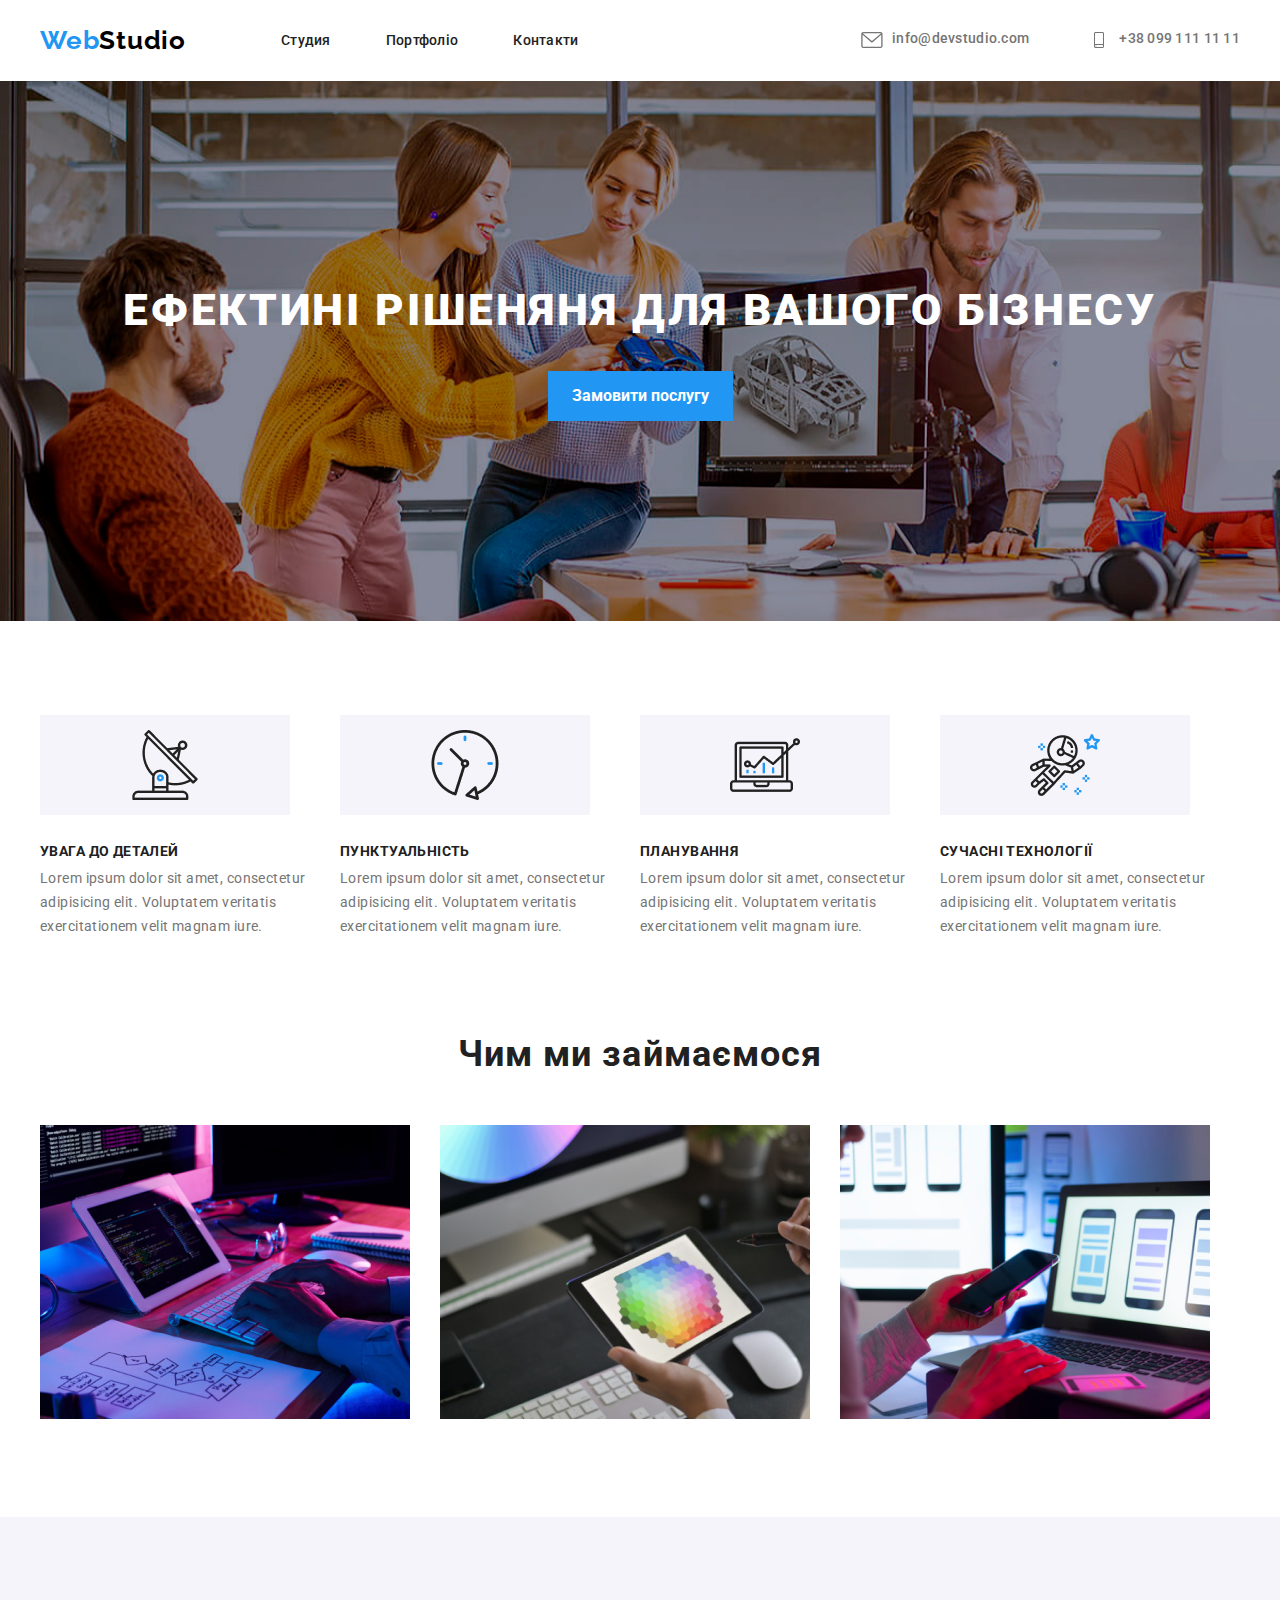
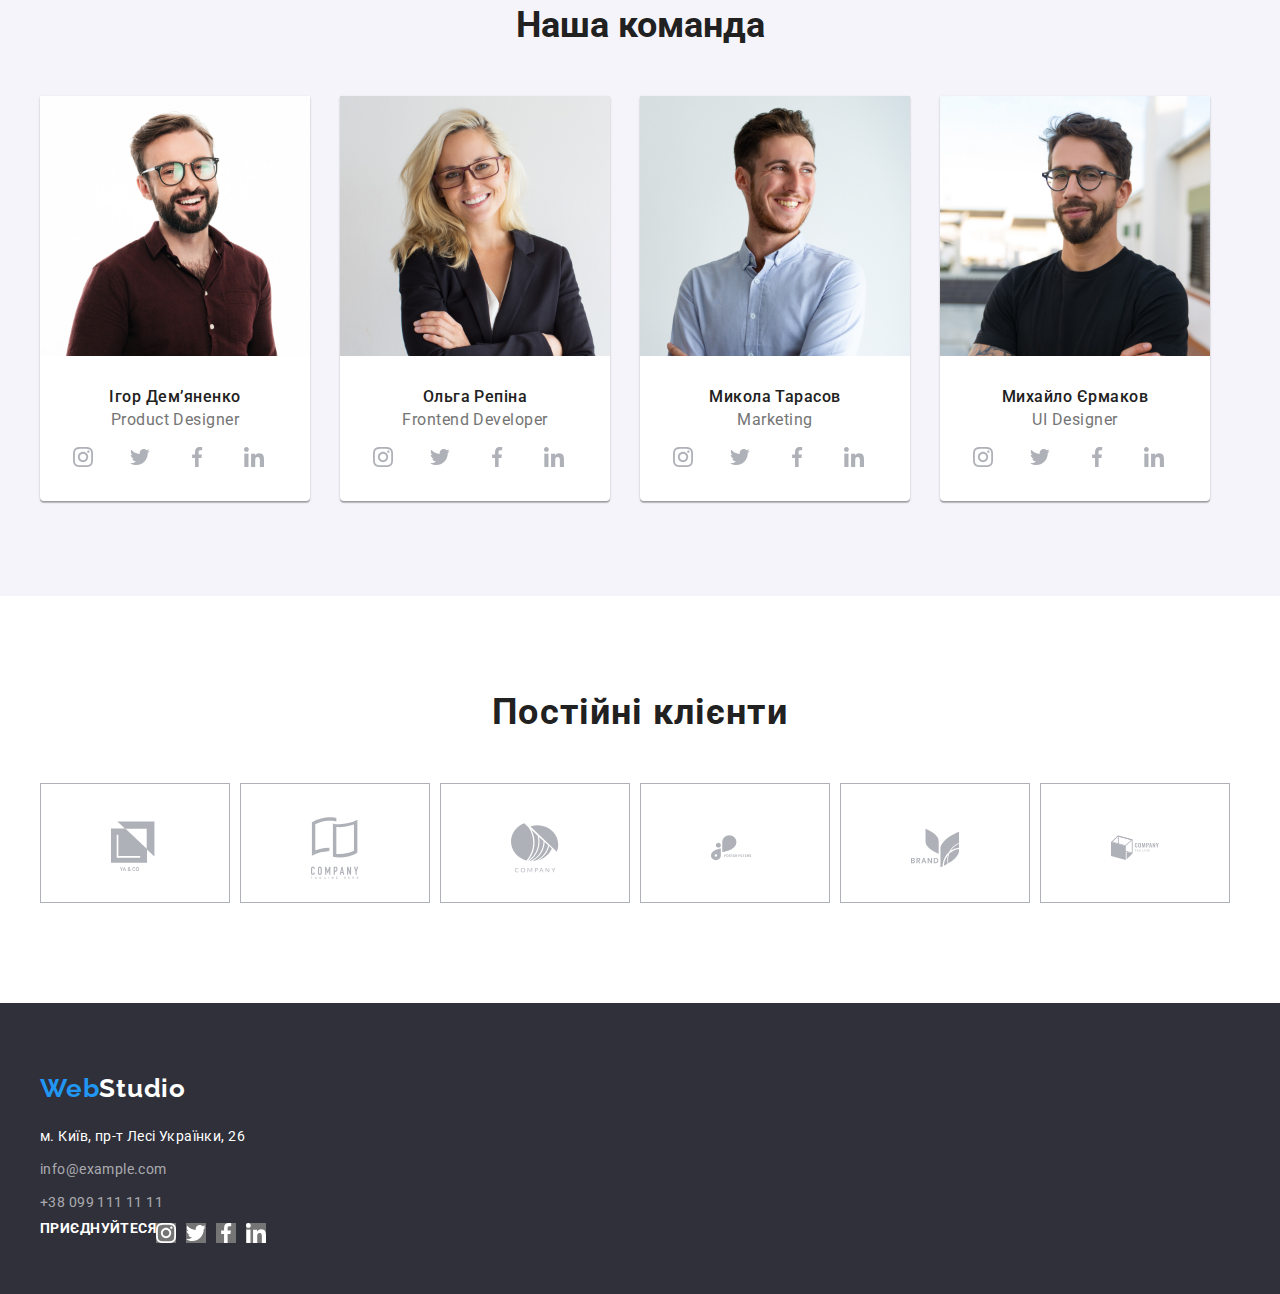
<file: index.html>
<!DOCTYPE html>
<html lang="en">
  <head>
    <meta charset="UTF-8" />
    <meta http-equiv="X-UA-Compatible" content="IE=edge" />
    <meta name="viewport" content="width=device-width, initial-scale=1.0" />
    <title>WebStudio</title>
    <link
      href="https://fonts.googleapis.com/css2?family=Raleway:wght@700&family=Roboto:wght@400;500;700;900&display=swap"
      rel="stylesheet"
    />
    <link
      rel="stylesheet"
      href="https://cdnjs.cloudflare.com/ajax/libs/modern-normalize/1.1.0/modern-normalize.min.css"
    />
    <link rel="stylesheet" href="./css/styles.css" />
  </head>

  <body>
    <header>
      <div class="container">
        <nav class="navigation">
          <a href="/" class="header-logo"
            >Web<span class="logo-color">Studio</span></a
          >
          <ul class="nav-list">
            <li class="nav-item">
              <a href="/" class="nav-page">Студия</a>
            </li>
            <li class="nav-item">
              <a href="./portfolio.html" class="nav-page">Портфоліо</a>
            </li>
            <li class="nav-item">
              <a href="/" class="nav-page">Контакти</a>
            </li>
          </ul>
        </nav>
        <ul class="contact-list">
          <li class="contact-item">
            <svg class="contact-icon">
              <use href="./imeges/symbol-defs.svg#iconenvelope-hover-1"></use>
            </svg>
            <a href="mailto:info@devstudio.com" class="contact-link"
              >info@devstudio.com</a
            >
          </li>
          <li class="contact-item">
            <svg class="contact-icon">
              <use href="./imeges/symbol-defs.svg#iconsmartphone"></use>
            </svg>
            <a href="tel:+380991111111" class="contact-link"
              >+38 099 111 11 11</a
            >
          </li>
        </ul>
      </div>
    </header>
    <main class="main">
      <!-- Секція герой -->
      <section class="hiro-section">
        <h1 class="hiro-title">ЕФЕКТИНІ РІШЕНЯНЯ ДЛЯ ВАШОГО БІЗНЕСУ</h1>
        <button type="button" class="hero-button">Замовити послугу</button>
      </section>

      <!-- Секція переваг-->
      <section class="benefits-section">
        <div class="container">
          <ul class="benefits-list">
            <li class="benefits-item">
              
              <h3 class="benefits-title">УВАГА ДО ДЕТАЛЕЙ</h3>
              <p class="benefits-text">
                Lorem ipsum dolor sit amet, consectetur adipisicing elit.
                Voluptatem veritatis exercitationem velit magnam iure.
              </p>
            </li>
            <li class="benefits-item">
              
              <h3 class="benefits-title">ПунктуальнІсть</h3>
              <p class="benefits-text">
                Lorem ipsum dolor sit amet, consectetur adipisicing elit.
                Voluptatem veritatis exercitationem velit magnam iure.
              </p>
            </li>
            <li class="benefits-item">
              
              <h3 class="benefits-title">ПЛАНУВАННЯ</h3>
              <p class="benefits-text">
                Lorem ipsum dolor sit amet, consectetur adipisicing elit.
                Voluptatem veritatis exercitationem velit magnam iure.
              </p>
            </li>
            <li class="benefits-item">
              
              <h3 class="benefits-title">СУЧАСНІ ТЕХНОЛОГІЇ</h3>
              <p class="benefits-text">
                Lorem ipsum dolor sit amet, consectetur adipisicing elit.
                Voluptatem veritatis exercitationem velit magnam iure.
              </p>
            </li>
          </ul>
        </div>
      </section>

      <!-- Секція чим ми займаємось -->

      <section class="work-section">
        <div class="container">
          <h2 class="work-title">Чим ми займаємося</h2>
          <ul class="work-list">
            <li class="work-item">
              <img src="./imeges/hen.png" alt="куб" width="370" />
            </li>
            <li class="work-item">
              <img src="./imeges/what.png" alt="ноут" width="370" />
            </li>
            <li class="work-item">
              <img src="./imeges/girl.png" alt="дівка" width="370" />
            </li>
          </ul>
        </div>
      </section>

      <!-- Секція наша команда -->
      <section class="team-section">
        <div class="container">
          <h2 class="team-title1">Наша команда</h2>
          <ul class="team-list">
            <li class="team-item">
              <img
                src="./imeges/product.jpg"
                alt="чел"
                width="270"
                class="team-image"
              />
              <h2 class="team-title">Ігор Дем’яненко</h2>
              <p class="team-text">Product Designer</p>
              <svg class="team-icon">
                <use href="./imeges/symbol-defs.svg#iconinstagram"></use>
              </svg>
              <svg class="team-icon">
                <use href="./imeges/symbol-defs.svg#iconVector-2"></use>
              </svg>
              <svg class="team-icon">
                <use href="./imeges/symbol-defs.svg#iconfacebook"></use>
              </svg>
              <svg class="team-icon">
                <use href="./imeges/symbol-defs.svg#iconlinkedin-1"></use>
              </svg>
            </li>
            <li class="team-item">
              <img
                src="./imeges/red.jpg"
                alt="даришня"
                width="270"
                class="team-image"
              />
              <h2 class="team-title">Ольга Репіна</h2>
              <p class="team-text">Frontend Developer</p>
              <svg class="team-icon">
                <use href="./imeges/symbol-defs.svg#iconinstagram"></use>
              </svg>
              <svg class="team-icon">
                <use href="./imeges/symbol-defs.svg#iconVector-2"></use>
              </svg>
              <svg class="team-icon">
                <use href="./imeges/symbol-defs.svg#iconfacebook"></use>
              </svg>
              <svg class="team-icon">
                <use href="./imeges/symbol-defs.svg#iconlinkedin-1"></use>
              </svg>
            </li>
            <li class="team-item">
              <img
                src="./imeges/boy.jpg"
                alt="дядя"
                width="270"
                class="team-image"
              />
              <h2 class="team-title">Микола Тарасов</h2>
              <p class="team-text">Marketing</p>
              <svg class="team-icon">
                <use href="./imeges/symbol-defs.svg#iconinstagram"></use>
              </svg>
              <svg class="team-icon">
                <use href="./imeges/symbol-defs.svg#iconVector-2"></use>
              </svg>
              <svg class="team-icon">
                <use href="./imeges/symbol-defs.svg#iconfacebook"></use>
              </svg>
              <svg class="team-icon">
                <use href="./imeges/symbol-defs.svg#iconlinkedin-1"></use>
              </svg>
            </li>
            <li class="team-item">
              <img
                src="./imeges/ui.jpg"
                alt="очкарик"
                width="270"
                class="team-image"
              />
              <h2 class="team-title">Михайло Єрмаков</h2>
              <p class="team-text">UI Designer</p>
              <svg class="team-icon">
                <use href="./imeges/symbol-defs.svg#iconinstagram"></use>
              </svg>
              <svg class="team-icon">
                <use href="./imeges/symbol-defs.svg#iconVector-2"></use>
              </svg>
              <svg class="team-icon">
                <use href="./imeges/symbol-defs.svg#iconfacebook"></use>
              </svg>
              <svg class="team-icon">
                <use href="./imeges/symbol-defs.svg#iconlinkedin-1"></use>
              </svg>
            </li>
          </ul>
        </div>
      </section>
      <!-- Ceкція постійні клієнти -->
      <section class="clients-section">
        <div class="container">
          <h2 class="clients-title">Постійні клієнти</h2>
          <ul class="clients-list">
            <li class="clients-item">
              <svg class="clients-icon">
                <use href="./imeges/symbol-defs.svg#iconlogo-1-1"></use>
              </svg>
            </li>
            <li class="clients-item">
              <svg class="clients-icon">
                <use href="./imeges/symbol-defs.svg#iconlogo-2-1"></use>
              </svg>
            </li>
            <li class="clients-item">
              <svg class="clients-icon">
                <use href="./imeges/symbol-defs.svg#iconlogo-3-1"></use>
              </svg>
            </li>
            <li class="clients-item">
              <svg class="clients-icon">
                <use href="./imeges/symbol-defs.svg#iconlogo-4-3"></use>
              </svg>
            </li>
            <li class="clients-item">
              <svg class="clients-icon">
                <use href="./imeges/symbol-defs.svg#iconlogo-5-1"></use>
              </svg>
            </li>
            <li class="clients-item">
              <svg class="clients-icon">
                <use href="./imeges/symbol-defs.svg#iconlogo-6-1"></use>
              </svg>
            </li>
          </ul>
        </div>
      </section>
    </main>
    <!-- підвал цього коду -->

    <footer>
      <div class="container">
        <h4 class="footer-logo">Web<span class="footer-color">Studio</span></h4>
        <address class="footer-adress">м. Київ, пр-т Лесі Українки, 26</address>
        <p class="footer-text">info@example.com</p>
        <p class="footer-text">+38 099 111 11 11</p>
        <!-- Приєднуйтесь -->
        <section class="join-section">
        <ul class="join-list">
          <h2 class="join-title">ПРИЄДНУЙТЕСЯ</h2>
          <li class="join-item">
            <svg class="join-icon">
              <use href="./imeges/symbol-defs.svg#iconinstagram">

              </use>
            </svg>
          </li>
          <li class="join-item">
            <svg class="join-icon">
              <use href="./imeges/symbol-defs.svg#iconVector-2">

              </use>
            </svg>
          </li>
          <li class="join-item">
            <svg class="join-icon">
              <use href="./imeges/symbol-defs.svg#iconfacebook">

              </use>
            </svg>
          </li>
          <li class="join-item">
            <svg class="join-icon">
              <use href="./imeges/symbol-defs.svg#iconlinkedin-1">

              </use>
            </svg>
          </li>
        </ul>
        </section>
      </div>
    </footer>
  </body>
</html>
</file>
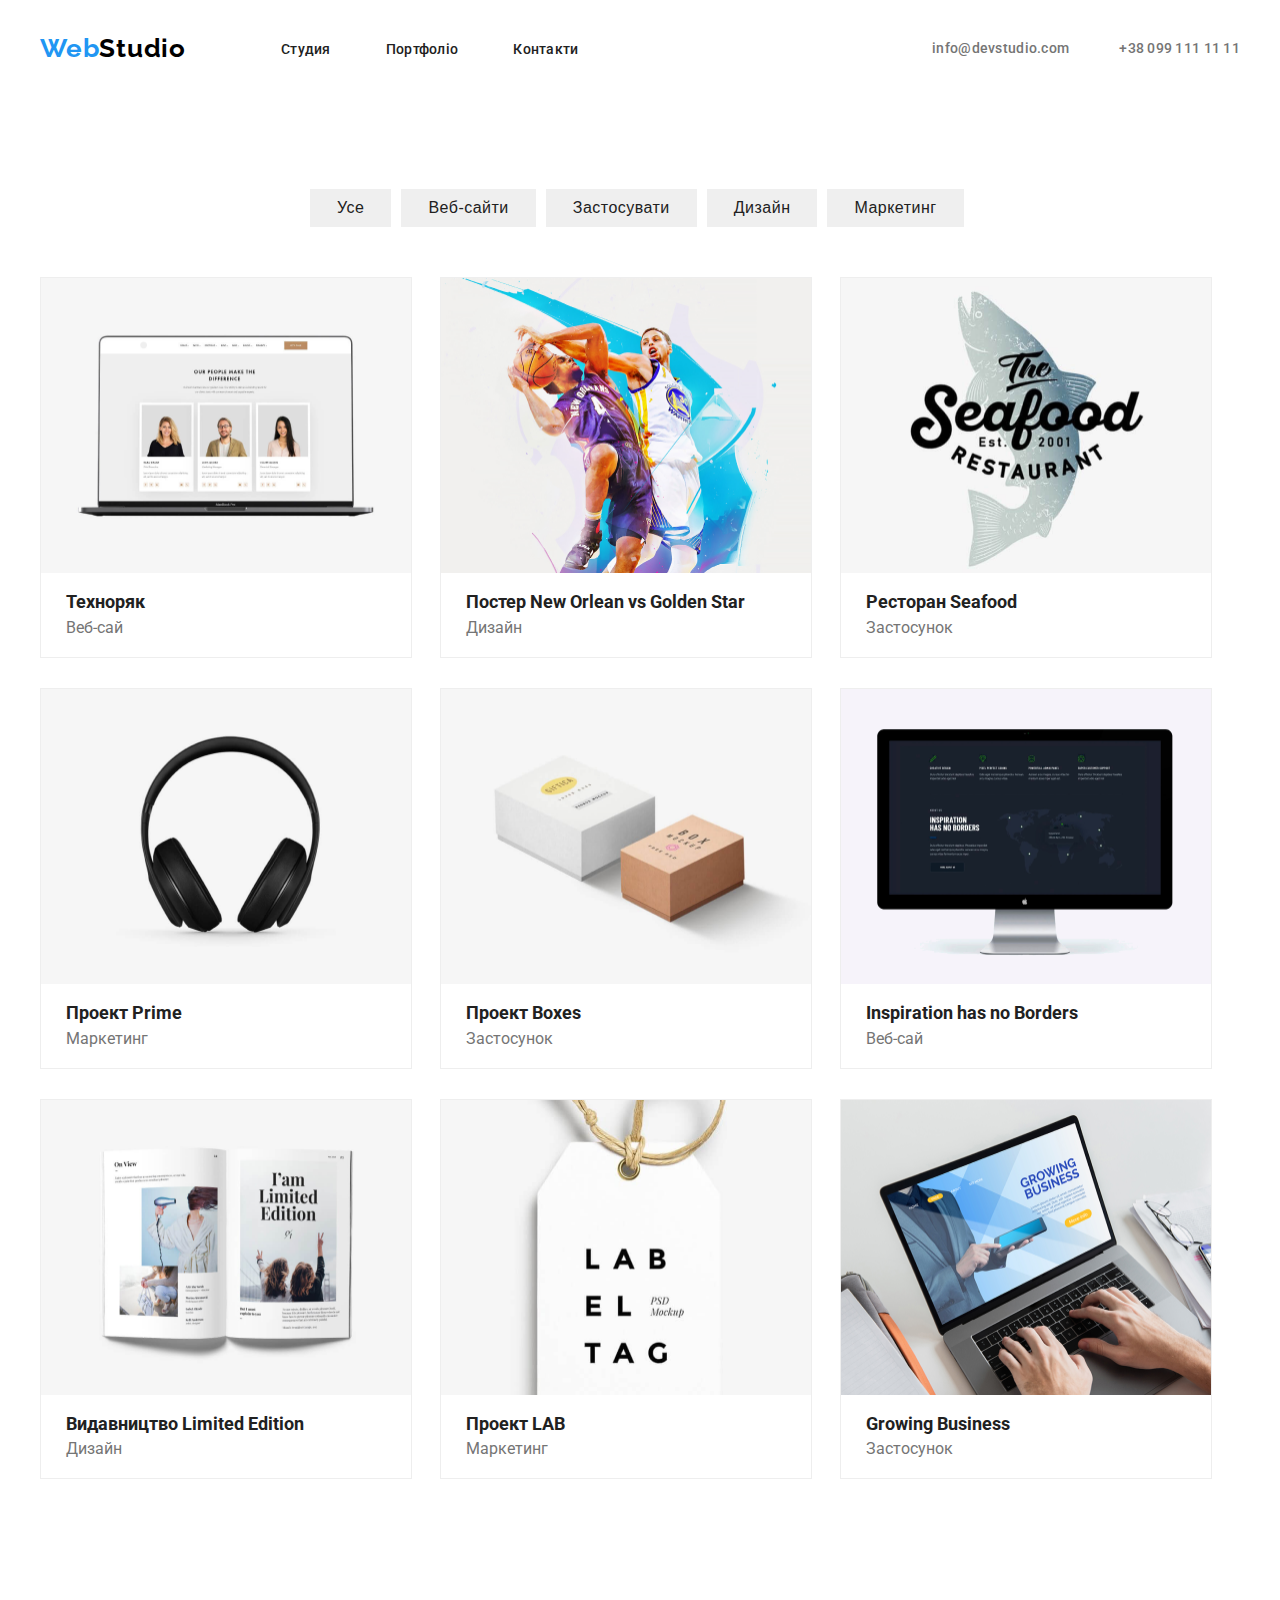
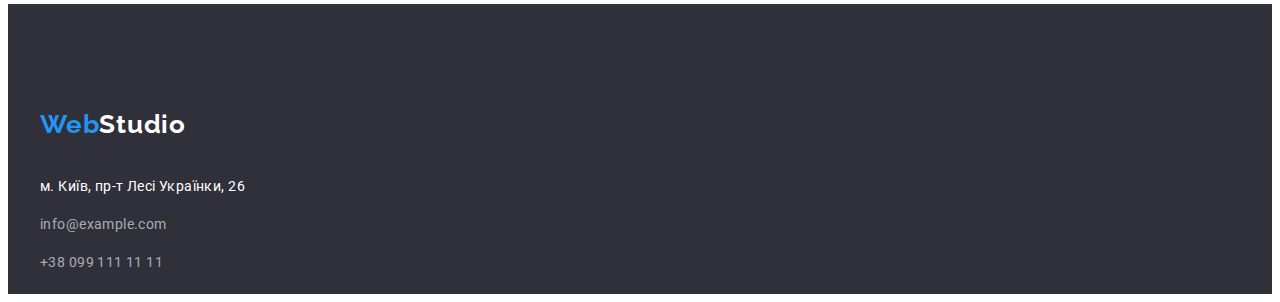
<file: portfolio.html>
<!DOCTYPE html>
<html lang="en">

<head>
    <meta charset="UTF-8">
    <meta http-equiv="X-UA-Compatible" content="IE=edge">
    <meta name="viewport" content="width=device-width, initial-scale=1.0">
    <title>WebStudio</title>
     <link href="https://fonts.googleapis.com/css2?family=Raleway:wght@700&family=Roboto:wght@400;500;700;900&display=swap"rel="stylesheet"/>
    <link rel="stylesheet" href="./css/portfolio.css">
</head>

<body>
    <header>
         <div class="container">
        <nav class="navigation">
          <a href="./index.html" class="header-logo"
            >Web<span class="logo-color">Studio</span></a
          >
          <ul class="nav-list">
            <li class="nav-item">
              <a href="/" class="nav-page">Студия</a>
            </li>
            <li class="nav-item">
              <a href="./portfolio.html" class="nav-page">Портфоліо</a>
            </li>
            <li class="nav-item">
              <a href="/" class="nav-page">Контакти</a>
            </li>
          </ul>
        </nav>
        <ul class="contact-list">
          <li class="contact-item">
            <a href="mailto:info@devstudio.com" class="contact-link"
              >info@devstudio.com</a
            >
          </li>
          <li class="contact-item">
            <a href="tel:+380991111111" class="contact-link"
              >+38 099 111 11 11</a
            >
          </li>
        </ul>
      </div>
    </header>
    <main>
        <div class="container">
        <ul class="button-list">
            <li class="button-item">
        <button type="button" class="list-button">Усе</button>
        </li>
        <li class="button-item">
        <button type="button" class="list-button">Веб-сайти</button>
         </li>
        <li class="button-item">
        <button type="button" class="list-button">Застосувати</button>
         </li>
        <li class="button-item">
        <button type="button" class="list-button">Дизайн</button>
        </li>
        <li class="button-item">
        <button type="button" class="list-button">Маркетинг</button>
        </div>
    </li>
    <div class="container">
    <ul class="card-list">
            <li class="card-item">
                <img alt="123" src="./imeges/portfolio/a1.png" width="270" class="card-imege">
                <h2 class="card-title">Техноряк</h2>
                <p class="card-text">Веб-сай</p>
            </li>
            <li class="card-item">
                <img alt="123" src="./imeges/portfolio/a2.png" width="270" class="card-imege">
                <h2 class="card-title">Постер New Orlean vs Golden Star</h2>
                <p class="card-text">Дизайн</p>
            </li>
            <li class="card-item">
                <img alt="123" src="./imeges/portfolio/a3.png" width="270" class="card-imege">
                <h2 class="card-title">Ресторан Seafood</h2>
                <p class="card-text">Застосунок</p>
            </li>
            <li class="card-item">
                <img alt="123" src="./imeges/portfolio/a4.png" width="270" class="card-imege">
                <h2 class="card-title">Проект Prime</h2>
                <p class="card-text">Маркетинг</p>
            </li>
            <li class="card-item">
                <img alt="123" src="./imeges/portfolio/a5.png" width="270" class="card-imege">
                <h2 class="card-title">Проект Boxes</h2>
                <p class="card-text">Застосунок</p>
            </li>
            <li class="card-item">
                <img alt="123" src="./imeges/portfolio/a6.png" width="270" class="card-imege">
                <h2 class="card-title">Inspiration has no Borders</h2>
                <p class="card-text">Веб-сай</p>
            </li>

            <li class="card-item">
                <img alt="123" src="./imeges/portfolio/a7.png" width="270" class="card-imege">
                <h2 class="card-title">Видавництво Limited Edition</h2>
                <p class="card-text">Дизайн</p>
            </li>

            <li class="card-item">
                <img alt="123" src="./imeges/portfolio/a8.png" width="270" class="card-imege">
                <h2 class="card-title">Проект LAB</h2>
                <p class="card-text">Маркетинг</p>
            </li>

            <li class="card-item">
                <img alt="123" src="./imeges/portfolio/a9.png" width="270" class="card-imege">
                <h2 class="card-title">Growing Business</h2>
                <p class="card-text">Застосунок</p>
            </li>
        </ul>
        </div>
    </main>
    <footer>
  <div class="container">
        <h4 class="footer-logo">Web<span class="footer-color">Studio</span></h4>
        <address class="footer-adress">м. Київ, пр-т Лесі Українки, 26</address>
        <p class="footer-text">info@example.com</p>
        <p class="footer-text">+38 099 111 11 11</p>
      </div>
    </footer>
</body>

</html>
</file>
<file: css/styles.css>
body {
  font-family: 'Roboto';
}

ul {
  margin: 0;
  padding: 0;
  list-style: none;
}

p {
  margin: 0;
}

h2,
h1,
h3,
h4 {
  margin: 0;
}

/* хедер */

.nav-item {
  margin-right: 55px;
}

.contact-item {
  display: flex;
}

.contact-item:first-child {
  margin-right: 50px;
}

header .container {
  display: flex;
  padding-top: 25px;
  padding-bottom: 25px;
  align-items: center;
}

.contact-list {
  display: flex;
}

.nav-list {
  display: flex;
  align-items: center;
}

.navigation {
  display: flex;
  margin-right: auto;
  align-content: center;
}

.contact-link {
  display: flex;
  font-weight: 500;
  font-size: 14px;
  line-height: 0.87;
  letter-spacing: 0.02em;
  text-decoration: none;
  color: #757575;
}

.header-logo {
  font-family: 'Raleway';
  font-style: normal;
  font-weight: 700;
  font-size: 26px;
  line-height: 1.19;
  letter-spacing: 0.03em;
  color: #2196f3;
  text-decoration: none;
}

.logo-color {
  color: #000000;
  margin-right: 95px;
}

.nav-page {
  font-weight: 500;
  font-size: 14px;
  line-height: 1.14;
  letter-spacing: 0.02em;
  text-decoration: none;
  color: #212121;
}

.contact-icon {
  height: 16px;
  width: 40px;
  fill: #757575;
}

/* Мейн */

/* секція герой */

.hiro-title {
  font-style: normal;
  font-weight: 900;
  font-size: 44px;
  line-height: 1.36;

  text-align: center;
  letter-spacing: 0.06em;
  text-transform: uppercase;

  color: #ffffff;
}

.hiro-section {
background-image: url("../imeges/Img.png");
  background-image: linear-gradient  rgba(47, 48, 58, 0.4);
  padding-top: 200px;
  padding-bottom: 200px;
  text-align: center;
}

.hero-button {
  padding-top: 30px;
  font-weight: 700;
  font-size: 16px;
  line-height: 1.87;
  background-color: #2196f3;
  margin-top: 30px;
  border: none;
  padding: 10px 24px;

  color: #ffffff;
}

/* секція переваг */

.benefits-section {
  padding-top: 94px;
}

.benefits-item {
  margin-right: 30px;
}

.benefits-list {
  display: flex;
}

.benefits-item::before {
  display: block;
  content: '';
  height: 120px;
  background-repeat: no-repeat;
  background-position: center;
  background-size: contain;
  background-color: #f5f4fa;
  margin-bottom: 30px;
}

.benefits-item:nth-child(1)::before {
  background-image: url('../imeges/antenna1.png');
  content: '';
  background-size: 70px 70px;
  width: 100px;
  height: 100px;
  display: block;
  padding-left: 100px;
  padding-right: 150px;
  padding-bottom: 30px;
  padding-top: 30px;
}

.benefits-item:nth-child(2)::before {
  background-image: url('../imeges/clock1.png');
  content: '';
  background-size: 70px 70px;
  width: 100px;
  height: 100px;
  display: block;
  padding-left: 100px;
  padding-right: 150px;
  padding-bottom: 30px;
  padding-top: 30px;
}

.benefits-item:nth-child(3)::before {
  background-image: url('../imeges/diagram1.png');
  content: '';
  background-size: 70px 70px;
  width: 100px;
  height: 100px;
  display: block;
  padding-left: 100px;
  padding-right: 150px;
  padding-bottom: 30px;
  padding-top: 30px;
}

.benefits-item:nth-child(4)::before {
  background-image: url('../imeges/astronaut1.png');
  content: '';
  background-size: 70px 70px;
  width: 100px;
  height: 100px;
  display: block;
  padding-left: 100px;
  padding-right: 150px;
  padding-bottom: 30px;
  padding-top: 30px;
}

.benefits-title {
  margin-top: 30px;
  margin-bottom: 10px;
  font-style: normal;
  font-weight: 700;
  font-size: 14px;
  line-height: 0.87;
  letter-spacing: 0.03em;
  text-transform: uppercase;

  color: #212121;
}

.benefits-text {
  font-style: normal;
  font-weight: 400;
  font-size: 14px;
  line-height: 1.71;

  letter-spacing: 0.03em;

  color: #757575;
}

/* чим ми займаємось */

.work-section {
  padding-top: 94px;
  padding-bottom: 94px;
}

.work-item {
  margin-left: 30px;
}

.work-item:first-child {
  margin-left: 0;
}

.work-list {
  display: flex;
}

.work-title {
  font-style: normal;
  font-weight: 700;
  font-size: 36px;
  line-height: 42px;
  text-align: center;
  letter-spacing: 0.03em;
  margin-bottom: 50px;
  color: #212121;
}

/* наша команда */

.team-section {
  padding-top: 94px;
  background-color: #f5f4fa;
}

.team-title1 {
  font-style: normal;
  font-weight: 700;
  font-size: 36px;
  line-height: 0.82;
  text-align: center;

  color: #212121;
  margin-bottom: 55px;
}

.team-icon {
  margin-left: 33px;
  height: 20px;
  width: 20px;
  margin-top: 20px;
  fill: #afb1b8;
}

.team-list {
  /* outline: solid green; */
  display: flex;
}

.team-item {
  width: 270px;
  box-shadow: 0px 1px 3px rgba(0, 0, 0, 0.12), 0px 1px 1px rgba(0, 0, 0, 0.14),
    0px 2px 1px rgba(0, 0, 0, 0.2);
  border-radius: 0px 0px 4px 4px;
  background-color: white;
  margin-right: 30px;
  padding-bottom: 30px;
}

.team-item:last-child {
  margin-right: 0;
}

.team-title {
  padding-top: 30px;
  font-style: normal;
  font-weight: 500;
  font-size: 16px;
  line-height: 0.84;
  margin-bottom: 10px;

  text-align: center;
  letter-spacing: 0.03em;

  color: #212121;
}

.team-text {
  font-style: normal;
  font-weight: 400;
  font-size: 16px;
  line-height: 0.84;

  text-align: center;
  letter-spacing: 0.03em;

  color: #757575;
}

.team-section {
  padding-bottom: 95px;
}

/* постійні клієнти */

.clients-section {
  padding-top: 95px;
}

.clients-title {
  font-family: 'Roboto';
  font-style: normal;
  font-weight: 700;
  font-size: 36px;
  line-height: 42px;
  text-align: center;
  letter-spacing: 0.03em;
  margin-bottom: 50px;
  color: #212121;
}

.clients-list {
  display: flex;
  padding-bottom: 95px;
}

.clients-icon {
  width: 190px;
  height: 120px;
  fill: #afb1b8;
  border: 1px solid #afb1b8;
  padding-top: 20px;
  padding-bottom: 10px;
  padding-right: 70px;
  padding-left: 70px;
  margin-right: 10px;
}

/* Футер */

.container {
  margin-left: auto;
  margin-right: auto;
  width: 1200px;
  /* border: 2px solid red; */
}

.footer-logo {
  font-family: 'Raleway';
  font-style: normal;
  font-weight: 700;
  font-size: 26px;
  line-height: 0.83;

  letter-spacing: 0.03em;

  color: #2196f3;
  padding-top: 60px;
}

.footer-color {
  padding-top: 60px;
  font-family: 'Raleway';
  font-style: normal;
  font-weight: 700;
  font-size: 26px;
  line-height: 31px;

  letter-spacing: 0.03em;

  color: #ffffff;
}

footer {
  background-color: #2f303a;
  padding-top: 10px;
  padding-bottom: 40px;
}

.footer-adress {
  margin-top: 20px;
  font-style: normal;
  font-weight: 400;
  font-size: 14px;
  line-height: 24px;
  margin-bottom: 9px;

  letter-spacing: 0.03em;

  color: #ffffff;
}

.footer-text {
  font-style: normal;
  font-weight: 400;
  font-size: 14px;
  line-height: 24px;
  margin-bottom: 9px;

  letter-spacing: 0.03em;

  color: rgba(255, 255, 255, 0.6);
}

.footer-text:last-child {
  margin-bottom: 0;
}

/* <!-- Приєднуйтесь --> */

.join-title {
  font-family: 'Roboto';
  font-style: normal;
  font-weight: 700;
  font-size: 14px;
  line-height: 0.8;
  letter-spacing: 0.03em;
  text-transform: uppercase;
  margin-bottom: 20px;
  color: #ffffff;
}

.join-list {
  display: flex;
}

.join-item {
  margin-right: 10px;
}

.join-icon {
  width: 20px;
  height: 20px;
  fill: #ffffff;
  background: #757575;
}
</file>
<file: css/portfolio.css>
ul {
  margin: 0;
  padding: 0;
  list-style: none;
}

body {
  font-family: "Roboto";
}

.container {
  margin-left: auto;
  margin-right: auto;
  width: 1200px;
  /* border: 2px solid red; */
}
/* хедер */
.nav-item {
  margin-right: 55px;
}

.contact-item:first-child {
  margin-right: 50px;
}

header .container {
  display: flex;
  padding-top: 25px;
  padding-bottom: 25px;
  align-items: center;
}

.contact-list {
  display: flex;
}

.nav-list {
  display: flex;
  align-items: center;
}

.navigation {
  display: flex;
  margin-right: auto;
  align-content: center;
}

.contact-link {
  display: flex;
  font-weight: 500;
  font-size: 14px;
  line-height: 0.87;
  letter-spacing: 0.02em;
  text-decoration: none;
  color: #757575;
}

.header-logo {
  font-family: 'Raleway';
  font-style: normal;
  font-weight: 700;
  font-size: 26px;
  line-height: 1.19;
  letter-spacing: 0.03em;
  color: #2196f3;
  text-decoration: none;
}

.logo-color {
  color: #000000;
  margin-right: 95px;
}

.nav-page {
  font-weight: 500;
  font-size: 14px;
  line-height: 1.14;
  letter-spacing: 0.02em;
  text-decoration: none;
  color: #212121;
}


/* мийн */

.card-list {
  display: flex;
  flex-wrap: wrap;
  background: #FFFFFF;
  padding-bottom: 95px;

}

.card-item {
  margin-bottom: 30px;
  margin-right: 28px;
  border: 1px solid #EEEEEE;
  
}


.card-title {
font-style: normal;
font-weight: 700;
font-size: 18px;
line-height: 0.6;
margin-right: 25px;
margin-left: 25px;
color: #212121;
margin-bottom: 5px;
margin-top: 20px;
}



.card-text {
  font-style: normal;
font-weight: 400;
font-size: 16px;
line-height: 0.5;
margin-right: 25px;
margin-left: 25px;
margin-bottom: 25px;
color: #757575;
}

.button-list {
  display: flex;
  padding-left: 270px;
  padding-bottom: 50px;
  padding-top: 100px;
}

.card-imege {
  width: 370px;
  height: 295px;
}

.list-button {
  margin-right: 10px;
  font-weight: 500;
font-size: 16px;
line-height: 26px;
border: none;
padding: 6px 27px 6px 27px;

text-align: center;
letter-spacing: 0.03em;

color: #212121;
}

/* футeр */

.footer-logo {
  font-family: 'Raleway';
  font-style: normal;
  font-weight: 700;
  font-size: 26px;
  line-height: 0.83;

  letter-spacing: 0.03em;

  color: #2196f3;
  padding-top: 60px;
}

.footer-color {
  padding-top: 60px;
  font-family: 'Raleway';
  font-style: normal;
  font-weight: 700;
  font-size: 26px;
  line-height: 31px;

  letter-spacing: 0.03em;

  color: #ffffff;
}

footer {
  background-color: #2f303a;
  padding-top: 10px;
  padding-bottom: 20px;
}

.footer-adress {
  margin-top: 20px;
  font-style: normal;
  font-weight: 400;
  font-size: 14px;
  line-height: 24px;
  margin-bottom: 9px;

  letter-spacing: 0.03em;

  color: #ffffff;
}

.footer-text {
  font-style: normal;
  font-weight: 400;
  font-size: 14px;
  line-height: 24px;
  margin-bottom: 9px;

  letter-spacing: 0.03em;

  color: rgba(255, 255, 255, 0.6);
}

.footer-text:last-child {
  margin-bottom: 0;
}
</file>
